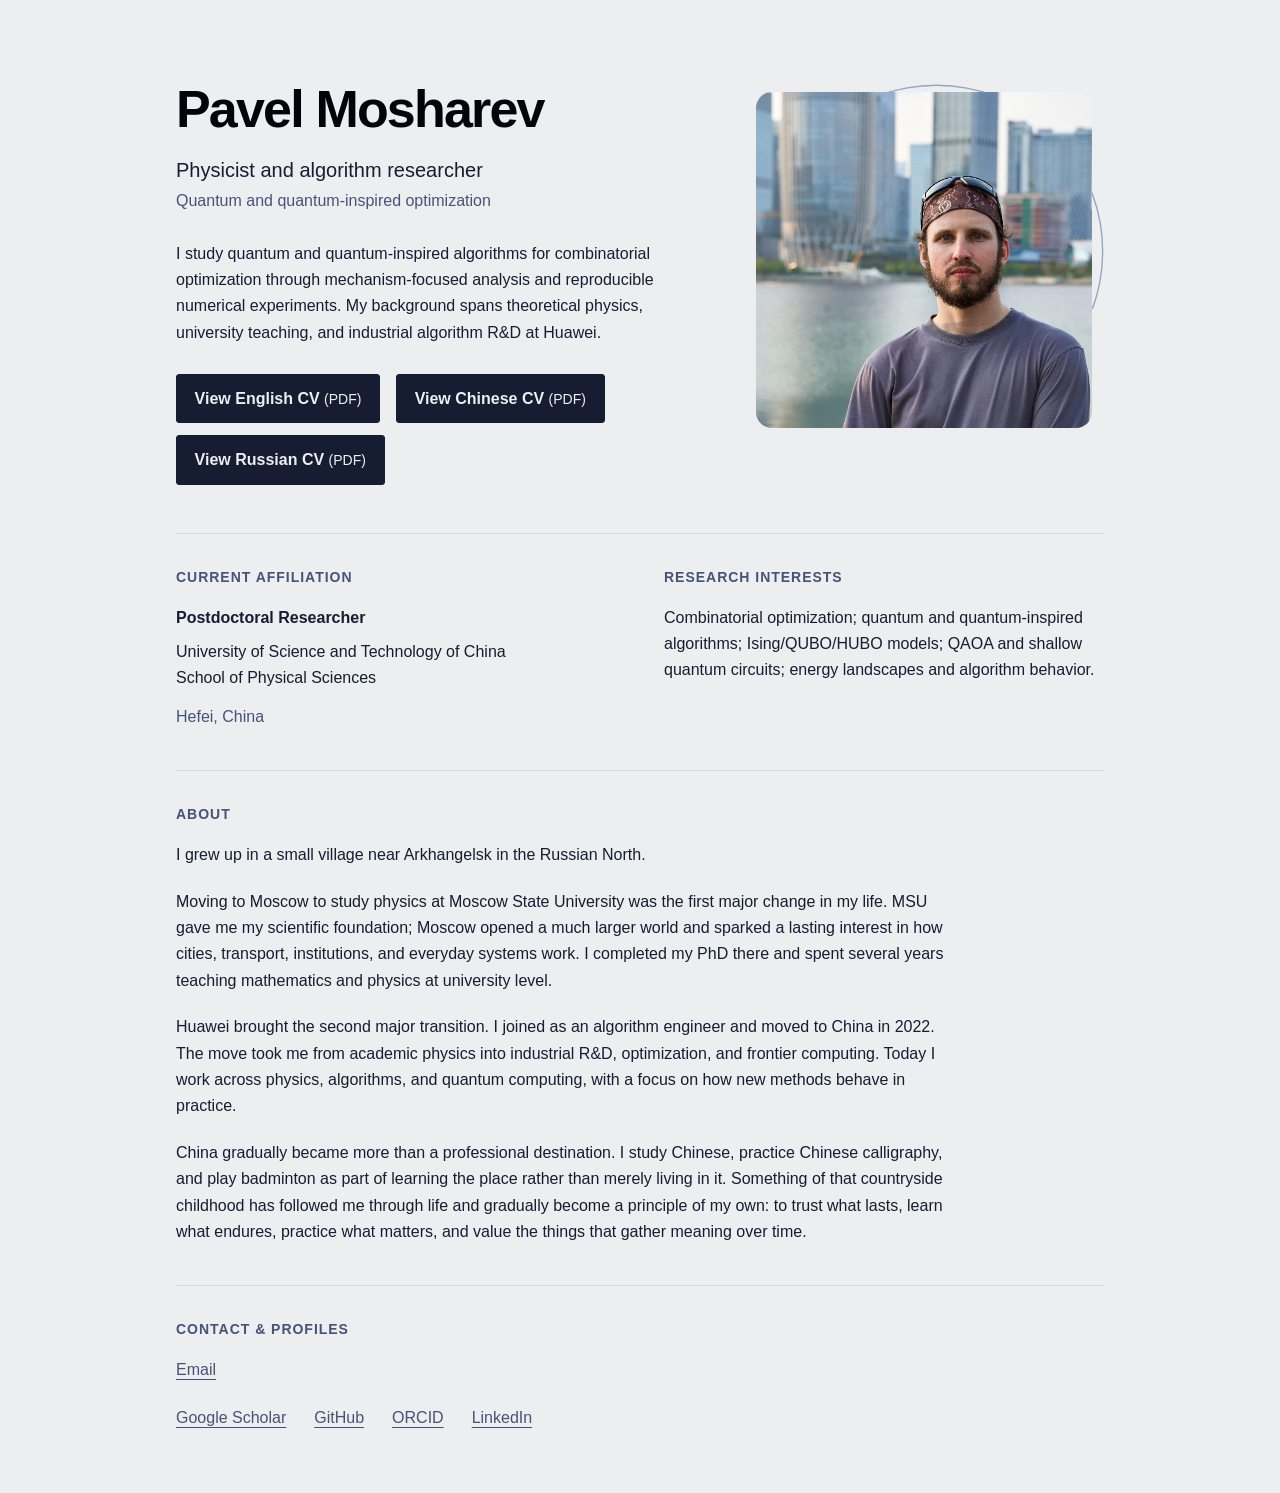
<file: index.html>
<!doctype html>
<html lang="en">
  <head>
    <meta charset="utf-8">
    <meta name="viewport" content="width=device-width, initial-scale=1">
    <meta name="description" content="Pavel Mosharev — physicist and algorithm researcher studying quantum and quantum-inspired optimization. Postdoctoral researcher at USTC, based in Hefei, China.">
    <title>Pavel Mosharev | Physicist and algorithm researcher</title>
    <link rel="canonical" href="https://pmosharev.github.io/">
    <link rel="icon" type="image/png" sizes="32x32" href="assets/favicon-32.png">
    <link rel="icon" type="image/svg+xml" sizes="any" href="assets/favicon.svg">
    <link rel="apple-touch-icon" sizes="180x180" href="assets/apple-touch-icon.png">
    <meta property="og:type" content="website">
    <meta property="og:title" content="Pavel Mosharev — Physicist and Algorithm Researcher">
    <meta property="og:description" content="Physicist and algorithm researcher working on quantum and quantum-inspired optimization. Based in Hefei, China.">
    <meta property="og:url" content="https://pmosharev.github.io/">
    <meta property="og:image" content="https://pmosharev.github.io/assets/social-preview.jpg">
    <meta property="og:image:type" content="image/jpeg">
    <meta property="og:image:width" content="1200">
    <meta property="og:image:height" content="630">
    <meta property="og:image:alt" content="Pavel Mosharev — Physicist and Algorithm Researcher, pictured outdoors by the waterfront.">
    <meta name="twitter:card" content="summary_large_image">
    <meta name="twitter:title" content="Pavel Mosharev — Physicist and Algorithm Researcher">
    <meta name="twitter:description" content="Physicist and algorithm researcher working on quantum and quantum-inspired optimization. Based in Hefei, China.">
    <meta name="twitter:image" content="https://pmosharev.github.io/assets/social-preview.jpg">
    <meta name="twitter:image:alt" content="Pavel Mosharev — Physicist and Algorithm Researcher, pictured outdoors by the waterfront.">
    <link rel="stylesheet" href="styles.css">
  </head>
  <body>
    <main class="page">
      <header class="hero">
        <div class="introduction">
          <h1>Pavel Mosharev</h1>
          <p class="headline">Physicist and algorithm researcher</p>
          <p class="specialization">Quantum and quantum-inspired optimization</p>
          <p class="biography">
            I study quantum and quantum-inspired algorithms for combinatorial
            optimization through mechanism-focused analysis and reproducible
            numerical experiments. My background spans theoretical physics,
            university teaching, and industrial algorithm R&amp;D at Huawei.
          </p>
          <div class="cv-actions">
            <a class="cv-link" href="files/Pavel_Mosharev_CV_EN.pdf">View English CV <span class="file-type">(PDF)</span></a>
            <a class="cv-link" href="files/Pavel_Mosharev_CV_ZH.pdf">View Chinese CV <span class="file-type">(PDF)</span></a>
            <a class="cv-link" href="files/Pavel_Mosharev_CV_RU.pdf">View Russian CV <span class="file-type">(PDF)</span></a>
          </div>
        </div>
        <div class="portrait-frame">
          <svg class="orbital-arc" viewBox="0 0 260 260" aria-hidden="true" focusable="false">
            <path d="M 38 53 A 120 120 0 0 1 243 171" />
          </svg>
          <img class="portrait" src="assets/DSC06850.jpg" alt="Pavel Mosharev outdoors by the waterfront" width="2550" height="3300">
        </div>
      </header>

      <div class="research-details">
        <section aria-labelledby="affiliation-heading">
          <h2 id="affiliation-heading">Current affiliation</h2>
          <p class="role">Postdoctoral Researcher</p>
          <p>University of Science and Technology of China<br>School of Physical Sciences</p>
          <p class="location">Hefei, China</p>
        </section>
        <section aria-labelledby="research-heading">
          <h2 id="research-heading">Research interests</h2>
          <p>
            Combinatorial optimization; quantum and quantum-inspired algorithms;
            Ising/QUBO/HUBO models; QAOA and shallow quantum circuits;
            energy landscapes and algorithm behavior.
          </p>
        </section>
      </div>

      <!-- Editorial source: content/about.md -->
      <section class="about" aria-labelledby="about-heading">
        <h2 id="about-heading">About</h2>
        <p>
          I grew up in a small village near Arkhangelsk in the Russian North.
        </p>
        <p>
          Moving to Moscow to study physics at Moscow State University was the first
          major change in my life. MSU gave me my scientific foundation; Moscow opened
          a much larger world and sparked a lasting interest in how cities, transport,
          institutions, and everyday systems work. I completed my PhD there and spent
          several years teaching mathematics and physics at university level.
        </p>
        <p>
          Huawei brought the second major transition. I joined as an algorithm engineer
          and moved to China in 2022. The move took me
          from academic physics into industrial R&amp;D, optimization, and frontier
          computing. Today I work across physics, algorithms, and quantum computing,
          with a focus on how new methods behave in practice.
        </p>
        <p>
          China gradually became more than a professional destination. I study Chinese, practice
          Chinese calligraphy, and play badminton as part of learning the place rather
          than merely living in it. Something of that countryside childhood has followed
          me through life and gradually become a principle of my own: to trust what lasts,
          learn what endures, practice what matters, and value the things that gather
          meaning over time.
        </p>
      </section>

      <section class="contact" aria-labelledby="contact-heading">
        <h2 id="contact-heading">Contact &amp; profiles</h2>
        <button class="email" id="email-action" type="button">Email</button>
        <nav aria-label="Professional profiles">
          <ul class="profile-links">
            <li><a href="https://scholar.google.com/citations?user=w8X1RE0AAAAJ&amp;hl=en">Google Scholar</a></li>
            <li><a href="https://github.com/PMosharev">GitHub</a></li>
            <li><a href="https://orcid.org/0000-0001-7065-1974">ORCID</a></li>
            <li><a href="https://www.linkedin.com/in/pmosharev">LinkedIn</a></li>
          </ul>
        </nav>
      </section>
    </main>
    <script>
      document.getElementById('email-action').addEventListener('click', function () {
        window.location.href = 'mailto:' + ['pavel', 'mosharev'].join('') + '@' + ['outlook', 'com'].join('.');
      });
    </script>
  </body>
</html>
</file>
<file: styles.css>
/* Orbital Minimalism, Lunar palette. No external fonts or assets. */
:root {
  color-scheme: light;
  --ice-white: #edeef0;
  --void-black: #02040b;
  --midnight-navy: #161d32;
  --orbital-blue: #465377;
  --halo-blue: #6a7cac;
  --lunar-gray: #d8dadf;
}

* {
  box-sizing: border-box;
}

body {
  margin: 0;
  background: var(--ice-white);
  color: var(--midnight-navy);
  font-family: Arial, Helvetica, sans-serif;
  font-size: 1rem;
  line-height: 1.65;
}

.page {
  max-width: 64rem;
  margin: 0 auto;
  padding: 5rem 3rem 3.5rem;
}

h1,
h2,
p {
  margin: 0;
}

h1 {
  color: var(--void-black);
  font-size: clamp(2.25rem, 5vw, 3.25rem);
  font-weight: 600;
  letter-spacing: -0.035em;
  line-height: 1.15;
}

h2 {
  margin-bottom: 1rem;
  color: var(--orbital-blue);
  font-size: 0.875rem;
  font-weight: 600;
  letter-spacing: 0.07em;
  text-transform: uppercase;
}

a,
.email {
  color: var(--orbital-blue);
  text-decoration-thickness: 1px;
  text-underline-offset: 0.22em;
}

a:hover,
.email:hover {
  color: var(--void-black);
  text-decoration-thickness: 2px;
}

a:focus-visible,
.email:focus-visible {
  outline: 2px solid var(--orbital-blue);
  outline-offset: 5px;
}

.hero {
  display: grid;
  grid-template-columns: minmax(0, 1fr) clamp(14rem, 34vw, 22.5rem);
  align-items: start;
  gap: 2rem;
}

.headline {
  margin-top: 1rem;
  font-size: 1.25rem;
  line-height: 1.4;
}

.specialization {
  margin-top: 0.3rem;
  color: var(--orbital-blue);
  line-height: 1.5;
}

.biography {
  max-width: 65ch;
  margin-top: 1.75rem;
}

.cv-actions {
  display: flex;
  flex-wrap: wrap;
  gap: 0.75rem 1rem;
  margin-top: 1.75rem;
}

.cv-link {
  display: inline-block;
  padding: 0.65rem 1.1rem;
  border: 1px solid var(--midnight-navy);
  border-radius: 3px;
  background: var(--midnight-navy);
  color: var(--ice-white);
  font-weight: 600;
  text-decoration: none;
}

.cv-link:hover {
  background: var(--orbital-blue);
  border-color: var(--orbital-blue);
  color: var(--ice-white);
}

.file-type {
  font-size: 0.875rem;
  font-weight: 400;
}

.portrait-frame {
  position: relative;
  width: 100%;
  padding: 0.75rem;
}

.portrait {
  --portrait-zoom: 1.15;
  position: relative;
  display: block;
  width: 100%;
  height: auto;
  aspect-ratio: 1;
  object-fit: cover;
  object-position: 50% 60%;
  border-radius: 1rem;
  /* Zoom the photo while retaining the frame bounds and corner radius. */
  transform: scale(var(--portrait-zoom));
  clip-path: inset(
    calc(50% - 50% / var(--portrait-zoom)) round calc(1rem / var(--portrait-zoom))
  );
}

/* One original arc frames the portrait; it is purely decorative. */
.orbital-arc {
  position: absolute;
  inset: -0.5rem -0.75rem auto auto;
  width: 100%;
  height: auto;
  aspect-ratio: 1;
  fill: none;
  stroke: var(--halo-blue);
  stroke-width: 1;
  opacity: 0.65;
  pointer-events: none;
}

.research-details {
  display: grid;
  grid-template-columns: minmax(0, 1fr) minmax(0, 1fr);
  gap: 3rem;
  margin-top: 3rem;
  padding-top: 2rem;
  border-top: 1px solid var(--lunar-gray);
}

.role {
  margin-bottom: 0.5rem;
  font-weight: 600;
}

.location {
  margin-top: 0.75rem;
  color: var(--orbital-blue);
}

.about,
.contact {
  margin-top: 2.5rem;
  padding-top: 2rem;
  border-top: 1px solid var(--lunar-gray);
}

.about p {
  max-width: 48rem;
}

.about p + p {
  margin-top: 1.25rem;
}

.email {
  padding: 0;
  border: 0;
  background: transparent;
  font: inherit;
  text-decoration: underline;
  cursor: pointer;
}

.profile-links {
  display: flex;
  flex-wrap: wrap;
  gap: 0.5rem 1.75rem;
  margin: 1rem 0 0;
  padding: 0;
  list-style: none;
}

.profile-links a {
  display: inline-block;
  padding: 0.35rem 0;
}

@media (max-width: 44rem) {
  .page {
    padding: 2.5rem 1.5rem;
  }

  .hero {
    grid-template-columns: minmax(0, 1fr);
    gap: 1.5rem;
  }

  .portrait-frame {
    grid-row: 1;
    width: min(18rem, 100%);
  }

  .research-details {
    grid-template-columns: minmax(0, 1fr);
    gap: 2rem;
    margin-top: 2.5rem;
  }
}
</file>
